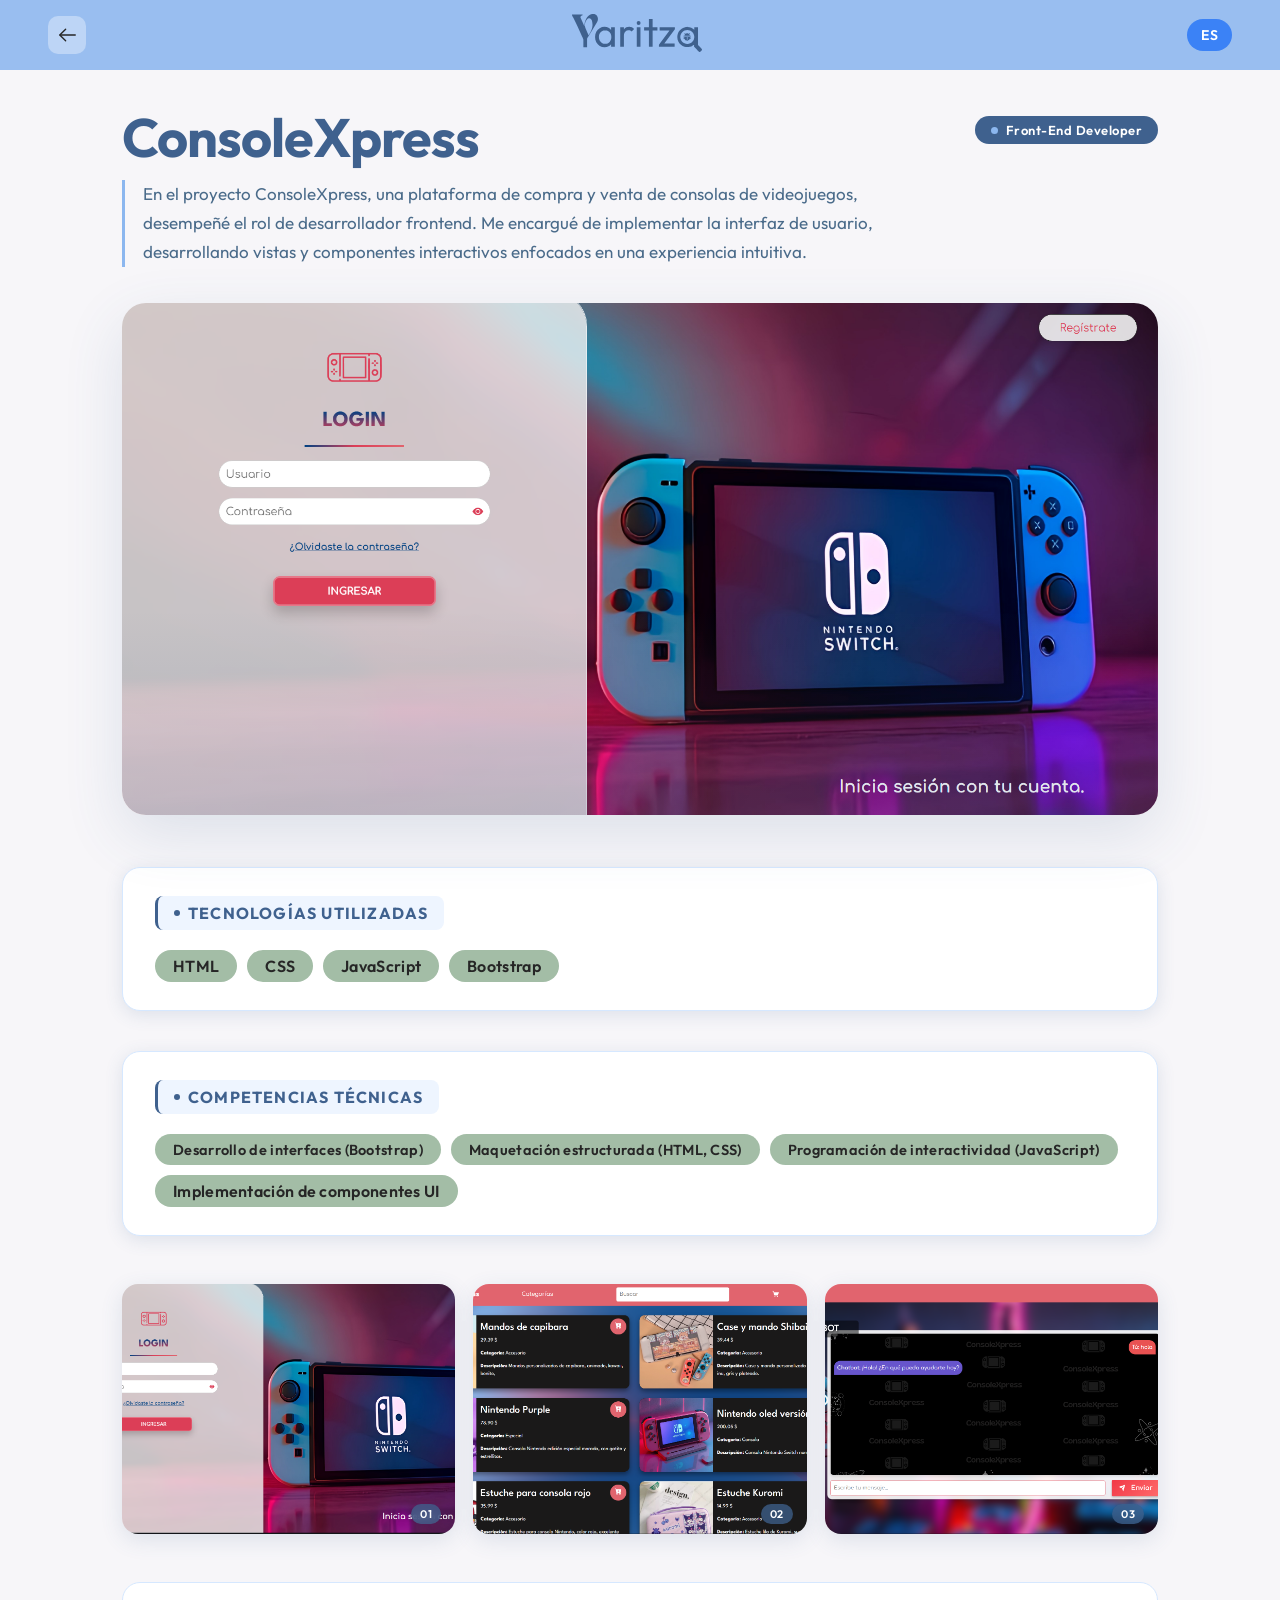
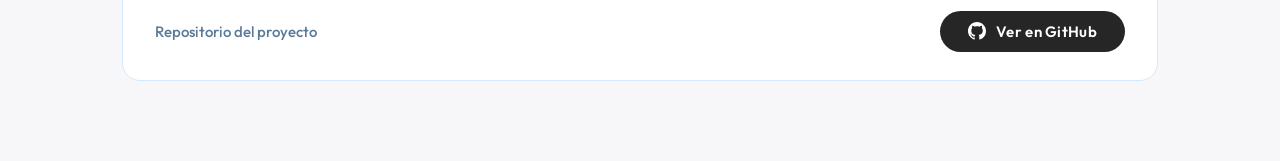
<file: proyectos/consolexpress/consolexpress.html>
<!doctype html>
<html lang="es">
  <head>
    <meta charset="UTF-8" />
    <meta name="viewport" content="width=device-width, initial-scale=1.0" />
    <title>ConsoleXpress</title>
    <link
      rel="website icon"
      href="../../imagenes/logo/logo-icon-verde.svg"
      type="image/png"
    />
    <link
      href="https://fonts.googleapis.com/css2?family=Outfit:wght@300;400;500;600;700&display=swap"
      rel="stylesheet"
    />
    <link rel="stylesheet" href="../../proyectos/proyecto-base.css" />
  </head>
  <body>
    <!-- ── NAV ── -->
    <header class="navegacion">
      <a
        href="../../index.html"
        class="btn-regresar"
        aria-label="Volver al inicio"
      >
        <svg
          xmlns="http://www.w3.org/2000/svg"
          viewBox="0 0 32 32"
          width="22px"
          fill="none"
        >
          <line
            stroke="#262626"
            stroke-width="2"
            stroke-linecap="round"
            x1="6"
            y1="16"
            x2="28"
            y2="16"
          />
          <polyline
            stroke="#262626"
            stroke-width="2"
            stroke-linecap="round"
            stroke-linejoin="round"
            points="14,24.5 5.5,16 14,7.5"
          />
        </svg>
      </a>

      <div class="logo">
        <img src="../../imagenes/logo/logo-yari-azul.svg" alt="Logo Yaritza" />
      </div>

      <a class="idioma" id="btnIdioma">ES</a>
    </header>

    <!-- ── MAIN ── -->
    <main class="contenedor-proyecto">
      <!-- HEADER -->
      <header class="proyecto-header">
        <h1 class="proyecto-titulo">ConsoleXpress</h1>
        <span
          class="proyecto-rol"
          data-es="Front-End Developer"
          data-en="Front-End Developer"
        >
          Front-End Developer
        </span>
      </header>

      <!-- DESCRIPCIÓN -->
      <span
        class="lbl-rol-desempeñado"
        data-es="En el proyecto ConsoleXpress, una plataforma de compra y venta de consolas de videojuegos, desempeñé el rol de desarrollador frontend. Me encargué de implementar la interfaz de usuario, desarrollando vistas y componentes interactivos enfocados en una experiencia intuitiva."
        data-en="In the ConsoleXpress project, a platform for buying and selling video game consoles, I worked as a frontend developer. I was responsible for implementing the user interface, developing views and interactive components focused on an intuitive user experience."
      >
        En el proyecto ConsoleXpress, una plataforma de compra y venta de
        consolas de videojuegos, desempeñé el rol de desarrollador frontend. Me
        encargué de implementar la interfaz de usuario, desarrollando vistas y
        componentes interactivos enfocados en una experiencia intuitiva.
      </span>

      

      <!-- BANNER PRINCIPAL -->
      <section class="banner-principal">
        <img
          src="../../proyectos/consolexpress/img-login.png"
          class="placeholder-img principal"
          alt="Pantalla principal ConsoleXpress"
        />
      </section>

      <!-- TECNOLOGÍAS -->
      <section class="info-seccion">
        <div
          class="etiqueta-azul"
          data-es="Tecnologías utilizadas"
          data-en="Technologies used"
        >
          Tecnologías utilizadas
        </div>
        <div class="tags-contenedor">
          <span class="tag-oliva">HTML</span>
          <span class="tag-oliva">CSS</span>
          <span class="tag-oliva">JavaScript</span>
          <span class="tag-oliva">Bootstrap</span>
        </div>
      </section>

      <!-- COMPETENCIAS TÉCNICAS -->
      <section class="info-seccion">
        <div
          class="etiqueta-azul"
          data-es="Competencias técnicas"
          data-en="Technical skills"
        >
          Competencias técnicas
        </div>
        <div class="tags-contenedor">
          <span
            class="tag-oliva"
            data-es="Desarrollo de interfaces (Bootstrap)"
            data-en="Interface development (Bootstrap)"
          >
            Desarrollo de interfaces (Bootstrap)
          </span>
          <span
            class="tag-oliva"
            data-es="Maquetación estructurada (HTML, CSS)"
            data-en="Structured layout (HTML, CSS)"
          >
            Maquetación estructurada (HTML, CSS)
          </span>
          <span
            class="tag-oliva"
            data-es="Programación de interactividad (JavaScript)"
            data-en="Interactive programming (JavaScript)"
          >
            Programación de interactividad (JavaScript)
          </span>
          <span
            class="tag-oliva"
            data-es="Implementación de componentes UI"
            data-en="UI component implementation"
          >
            Implementación de componentes UI
          </span>
        </div>
      </section>

      <!-- GALERÍA -->
      <section class="galeria-pruebas" aria-label="Galería de capturas">
        <div class="secundaria-wrap" data-num="01">
          <img
            src="../../proyectos/consolexpress/img-login.png"
            class="placeholder-img secundaria"
            alt="Login ConsoleXpress"
          />
        </div>
        <div class="secundaria-wrap" data-num="02">
          <img
            src="../../proyectos/consolexpress/img-pprincipal.png"
            class="placeholder-img secundaria"
            alt="Página principal"
          />
        </div>
        <div class="secundaria-wrap" data-num="03">
          <img
            src="../../proyectos/consolexpress/img-chatbot.png"
            class="placeholder-img secundaria"
            alt="Chatbot ConsoleXpress"
          />
        </div>
      </section>

      <!-- FOOTER -->
      <footer class="proyecto-footer">
        <span
          class="footer-txt"
          data-es="Repositorio del proyecto"
          data-en="Project repository"
        >
          Repositorio del proyecto
        </span>

        <div
          style="display: flex; gap: 14px; flex-wrap: wrap; align-items: center"
        >
          <a
            href="https://github.com/RachellRG29/PrograIII_2024_Semi/tree/ConsoleXpress_Tienda"
            target="_blank"
            class="btn-github"
            data-es="Ver en GitHub"
            data-en="View on GitHub"
          >
            Ver en GitHub
          </a>
        </div>
      </footer>
    </main>

    <script src="../../port-idioma.js"></script>
  </body>
</html>
</file>
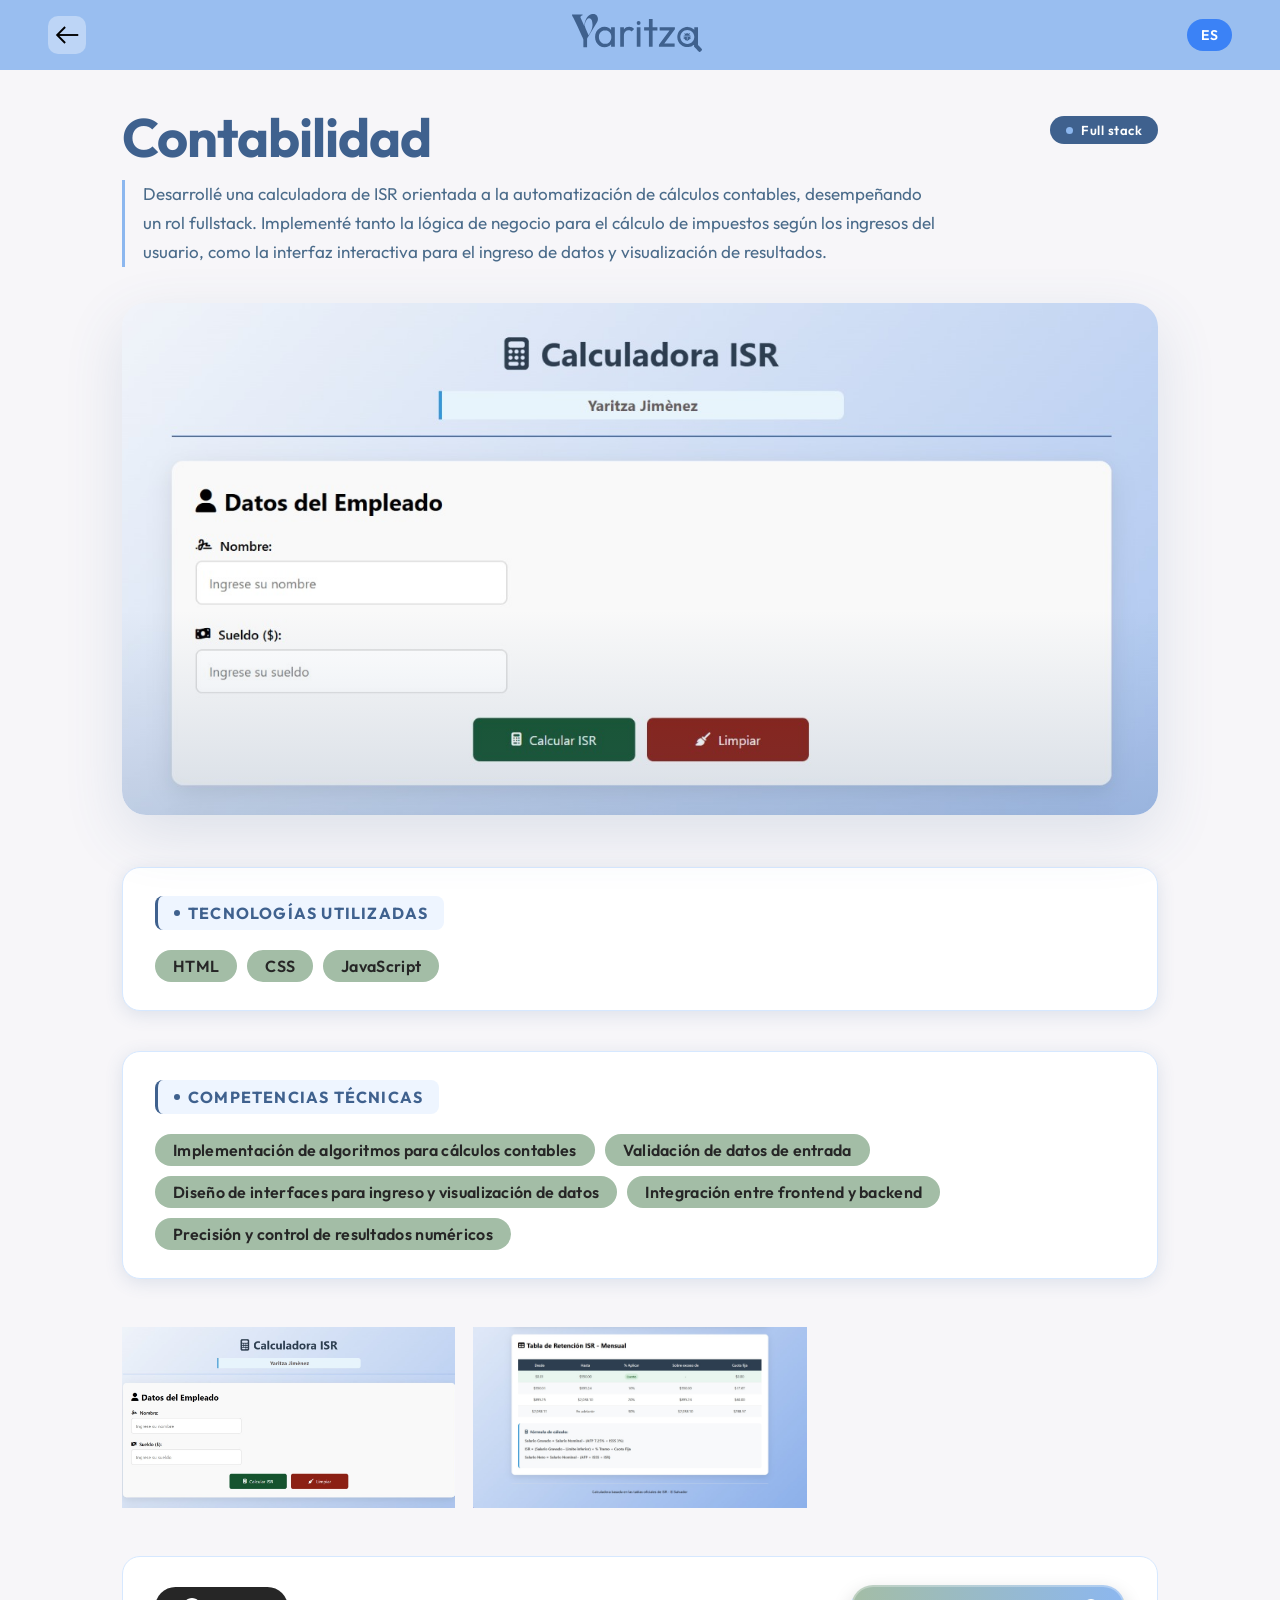
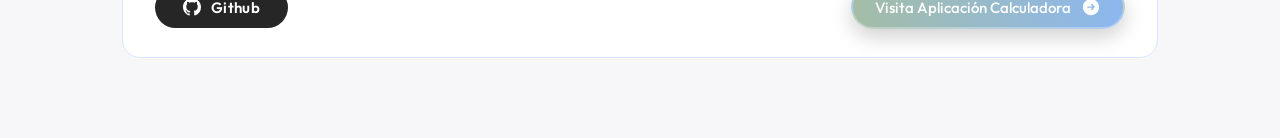
<file: proyectos/contabilidad/contabilidad.html>
<!doctype html>
<html lang="es">
  <head>
    <meta charset="UTF-8" />
    <meta name="viewport" content="width=device-width, initial-scale=1.0" />
    <title>Contabilidad</title>
    <link
      rel="website icon"
      href="/imagenes/logo/logo-icon-verde.svg"
      type="image/png"
    />
    <link
      href="https://fonts.googleapis.com/css2?family=Outfit:wght@300;400;500;600;700&display=swap"
      rel="stylesheet"
    />
    <link rel="stylesheet" href="../../proyectos/proyecto-base.css" />
  </head>
  <body>
    <header class="navegacion">
      <a href="../../index.html" class="btn-regresar">
        <svg
          xmlns="http://www.w3.org/2000/svg"
          viewBox="0 0 32 32"
          width="30px"
        >
          <line
            fill="none"
            stroke="#000000"
            stroke-width="2"
            x1="6"
            y1="16"
            x2="28"
            y2="16"
          />
          <polyline
            fill="none"
            stroke="#000000"
            stroke-width="2"
            points="14,24.5 5.5,16 14,7.5 "
          />
        </svg>
      </a>

      <div class="logo">
        <img src="../../imagenes/logo/logo-yari-azul.svg" alt="" />
      </div>

      <a class="idioma" id="btnIdioma">ES</a>
    </header>

    <main class="contenedor-proyecto">
      <header class="proyecto-header">
        <h1 class="proyecto-titulo" data-es="Contabilidad" data-en="Accounting"></h1>

        <span class="proyecto-rol" data-es="Full stack" data-en="Full stack">
          Full stack
        </span>
      </header>

      <span
        class="lbl-rol-desempeñado"
        data-es="Desarrollé una calculadora de ISR orientada a la automatización de cálculos contables, desempeñando un rol fullstack. Implementé tanto la lógica de negocio para el cálculo de impuestos según los ingresos del usuario, como la interfaz interactiva para el ingreso de datos y visualización de resultados."
        data-en="I developed an income tax calculator focused on automating accounting calculations, working in a full stack role. I implemented both the business logic for tax calculation based on user income and the interactive interface for data input and result visualization."
      >
      </span>


      <section class="banner-principal">
        <img
          src="../../proyectos/contabilidad/img-calculadora.jpeg"
          class="placeholder-img principal"
        />
      </section>

      <section class="info-seccion">
        <div
          class="etiqueta-azul"
          data-es="Tecnologías utilizadas"
          data-en="Technologies used"
        >
          Tecnologías utilizadas
        </div>

        <div class="tags-contenedor">
          <span class="tag-oliva">HTML</span>
          <span class="tag-oliva">CSS</span>
          <span class="tag-oliva">JavaScript</span>
        </div>
      </section>

      <section class="info-seccion">
        <div
          class="etiqueta-azul"
          data-es="Competencias técnicas"
          data-en="Technical skills"
        >
          Competencias técnicas
        </div>

        <div class="tags-contenedor">
          <span
            class="tag-oliva"
            data-es="Implementación de algoritmos para cálculos contables"
            data-en="Implementation of algorithms for accounting calculations"
          >
            Implementación de algoritmos para cálculos contables
          </span>

          <span
            class="tag-oliva"
            data-es="Validación de datos de entrada"
            data-en="Input data validation"
          >
            Validación de datos de entrada
          </span>

          <span
            class="tag-oliva"
            data-es="Diseño de interfaces para ingreso y visualización de datos"
            data-en="Interface design for data input and visualization"
          >
            Diseño de interfaces para ingreso y visualización de datos
          </span>

          <span
            class="tag-oliva"
            data-es="Integración entre frontend y backend"
            data-en="Frontend and backend integration"
          >
            Integración entre frontend y backend
          </span>

          <span
            class="tag-oliva"
            data-es="Precisión y control de resultados numéricos"
            data-en="Accuracy and control of numerical results"
          >
            Precisión y control de resultados numéricos
          </span>
        </div>
      </section>

      <section class="galeria-pruebas">
        <img
          src="../../proyectos/contabilidad/img-calculadora.jpeg"
          class="placeholder-img secundaria"
        />
        <img
          src="../../proyectos/contabilidad/img-calculadora2.jpeg"
          class="placeholder-img secundaria"
        />
      </section>

      <footer class="proyecto-footer">
        <a
          href="https://github.com/YaritzaEscobar/CE-Calculadora"
          target="_blank"
          class="btn-github"
          data-es="Github"
          data-en="Github"
        >
          Github
        </a>

        <a
          href="https://yaritzaescobar.github.io/CE-Calculadora/"
          class="btn-boton-proyecto"
          data-es='Visita Aplicación Calculadora
          <svg fill="currentColor" viewBox="0 0 24 24" class="icon">
            <path
              clip-rule="evenodd"
              d="M12 2.25c-5.385 0-9.75 4.365-9.75 9.75s4.365 9.75 9.75 9.75 9.75-4.365 9.75-9.75S17.385 2.25 12 2.25zm4.28 10.28a.75.75 0 000-1.06l-3-3a.75.75 0 10-1.06 1.06l1.72 1.72H8.25a.75.75 0 000 1.5h5.69l-1.72 1.72a.75.75 0 101.06 1.06l3-3z"
              fill-rule="evenodd"
            ></path>
          </svg>'
          data-en='Visit Calculator App
          <svg fill="currentColor" viewBox="0 0 24 24" class="icon">
            <path
              clip-rule="evenodd"
              d="M12 2.25c-5.385 0-9.75 4.365-9.75 9.75s4.365 9.75 9.75 9.75 9.75-4.365 9.75-9.75S17.385 2.25 12 2.25zm4.28 10.28a.75.75 0 000-1.06l-3-3a.75.75 0 10-1.06 1.06l1.72 1.72H8.25a.75.75 0 000 1.5h5.69l-1.72 1.72a.75.75 0 101.06 1.06l3-3z"
              fill-rule="evenodd"
            ></path>
          </svg>'
        >
          
        </a>
      </footer>
    </main>

    <script src="../../port-idioma.js"></script>
  </body>
</html>
</file>
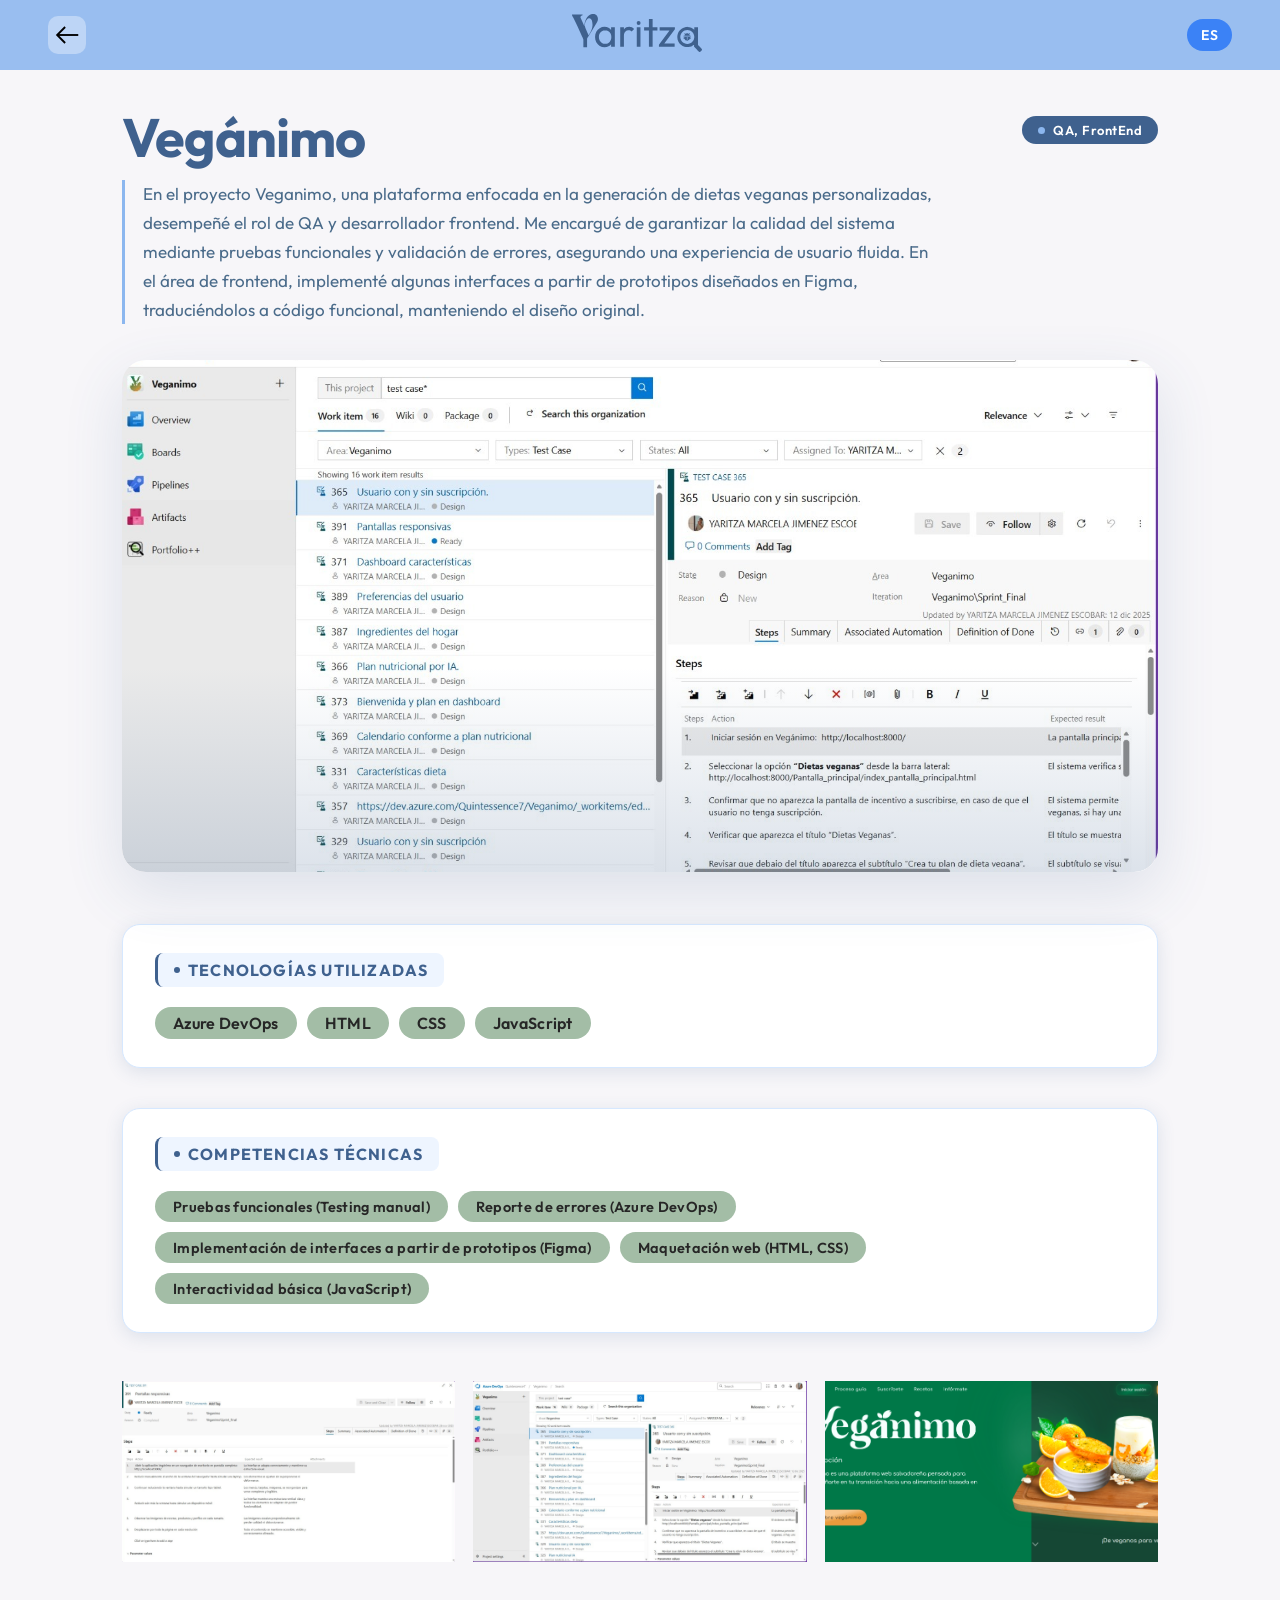
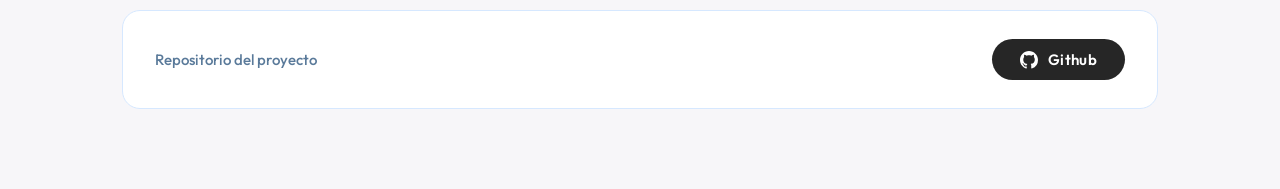
<file: proyectos/veganimo/veganimo.html>
<!doctype html>
<html lang="es">
  <head>
    <meta charset="UTF-8" />
    <meta name="viewport" content="width=device-width, initial-scale=1.0" />
    <title>Vegánimo</title>
    <link
      rel="website icon"
      href="/imagenes/logo/logo-icon-verde.svg"
      type="image/png"
    />
    <link
      href="https://fonts.googleapis.com/css2?family=Outfit:wght@300;400;500;600;700&display=swap"
      rel="stylesheet"
    />
    <link rel="stylesheet" href="../../proyectos/proyecto-base.css" />
  </head>
  <body>
    <header class="navegacion">
      <a href="../../index.html" class="btn-regresar">
        <svg
          version="1.1"
          xmlns="http://www.w3.org/2000/svg"
          viewBox="0 0 32 32"
          width="30px"
        >
          <line
            fill="none"
            stroke="#000000"
            stroke-width="2"
            x1="6"
            y1="16"
            x2="28"
            y2="16"
          />
          <polyline
            fill="none"
            stroke="#000000"
            stroke-width="2"
            points="14,24.5 5.5,16 14,7.5 "
          />
        </svg>
      </a>

      <div class="logo">
        <img src="../../imagenes/logo/logo-yari-azul.svg" alt="" />
      </div>

      <a class="idioma" id="btnIdioma">ES</a>
    </header>

    <main class="contenedor-proyecto">
      <header class="proyecto-header">
        <h1 class="proyecto-titulo">Vegánimo</h1>

        <span
          class="proyecto-rol"
          data-es="QA, FrontEnd"
          data-en="QA, FrontEnd"
        >
          QA, FrontEnd
        </span>
      </header>

      <span
        class="lbl-rol-desempeñado"
        data-es="En el proyecto Veganimo, una plataforma enfocada en la generación de dietas veganas personalizadas, desempeñé el rol de QA y desarrollador frontend. Me encargué de garantizar la calidad del sistema mediante pruebas funcionales y validación de errores, asegurando una experiencia de usuario fluida. En el área de frontend, implementé algunas interfaces a partir de prototipos diseñados en Figma, traduciéndolos a código funcional, manteniendo el diseño original."
        data-en="In the Veganimo project, a platform focused on generating personalized vegan diets, I worked as a QA and frontend developer. I was responsible for ensuring system quality through functional testing and bug validation, guaranteeing a smooth user experience. On the frontend side, I implemented interfaces based on Figma prototypes, translating them into functional code while maintaining the original design."
      >
      </span>


      <section class="banner-principal">
        <img
          src="../../proyectos/veganimo/azure-veganimo-captura.jpg"
          class="placeholder-img principal"
        />
      </section>

      <section class="info-seccion">
        <div
          class="etiqueta-azul"
          data-es="Tecnologías utilizadas"
          data-en="Technologies used"
        >
          Tecnologías utilizadas
        </div>

        <div class="tags-contenedor">
          <span class="tag-oliva">Azure DevOps</span>
          <span class="tag-oliva">HTML</span>
          <span class="tag-oliva">CSS</span>
          <span class="tag-oliva">JavaScript</span>
        </div>
      </section>

      <section class="info-seccion">
        <div
          class="etiqueta-azul"
          data-es="Competencias técnicas"
          data-en="Technical skills"
        >
          Competencias técnicas
        </div>

        <div class="tags-contenedor">
          <span
            class="tag-oliva"
            data-es="Pruebas funcionales (Testing manual)"
            data-en="Functional testing (Manual testing)"
          >
            Pruebas funcionales (Testing manual)
          </span>

          <span
            class="tag-oliva"
            data-es="Reporte de errores (Azure DevOps)"
            data-en="Bug reporting (Azure DevOps)"
          >
            Reporte de errores (Azure DevOps)
          </span>

          <span
            class="tag-oliva"
            data-es="Implementación de interfaces a partir de prototipos (Figma)"
            data-en="Interface implementation from prototypes (Figma)"
          >
            Implementación de interfaces a partir de prototipos (Figma)
          </span>

          <span
            class="tag-oliva"
            data-es="Maquetación web (HTML, CSS)"
            data-en="Web layout (HTML, CSS)"
          >
            Maquetación web (HTML, CSS)
          </span>

          <span
            class="tag-oliva"
            data-es="Interactividad básica (JavaScript)"
            data-en="Basic interactivity (JavaScript)"
          >
            Interactividad básica (JavaScript)
          </span>
        </div>
      </section>

      <section class="galeria-pruebas">
        <img
          src="../../proyectos/veganimo/azure-pantallas-resp-evidencia.jpg"
          class="placeholder-img secundaria"
        />
        <img
          src="../../proyectos/veganimo/azure-veganimo-captura.jpg"
          class="placeholder-img secundaria"
        />
        <img
          src="../../proyectos/veganimo/img-veganimo.png"
          class="placeholder-img secundaria"
        />
      </section>

      <footer class="proyecto-footer">
        <span
          class="footer-txt"
          data-es="Repositorio del proyecto"
          data-en="Project repository"
        >
          Repositorio del proyecto
        </span>
        <a
          href="https://github.com/RachellRG29/Veganimo_2025"
          target="_blank"
          class="btn-github"
          data-es="Github"
          data-en="Github"
        >
          Github
        </a>
      </footer>
    </main>

    <script src="../../port-idioma.js"></script>
  </body>
</html>
</file>
<file: proyectos/proyecto-base.css>
@import url("https://fonts.googleapis.com/css2?family=Outfit:wght@300;400;500;600;700&display=swap");

/* ── VARIABLES ── */
:root {
  --blanco: #f7f6f9;
  --negro: #262626;
  --azul_oscuro: #3f618e;
  --azul_cielo: #8cb7ef;
  --oliva: #a3bda6;

  /* extras de apoyo */
  --azul_medio: #5d8ab8;
  --azul_claro_bg: #eef5ff;
  --borde: #d6e8ff;
  --texto_suave: #5a7a9a;
  --sombra: rgba(63, 97, 142, 0.14);
}

/* ── RESET ── */
*,
*::before,
*::after {
  margin: 0;
  padding: 0;
  box-sizing: border-box;
}

body {
  background-color: var(--blanco);
  font-family: "Outfit", sans-serif;
  color: var(--negro);
}

/* ════════════════════════════════════
   NAV
════════════════════════════════════ */
.navegacion {
  display: flex;
  justify-content: space-between;
  align-items: center;
  padding: 14px 48px;
  background: #99bef0;
  font-size: 16px;
  position: fixed;
  top: 0;
  left: 0;
  width: 100%;
  z-index: 1000;
  box-sizing: border-box;
  backdrop-filter: blur(8px);
}

.logo {
  width: 130px;
  height: auto;
  display: block;
}

.idioma {
  font-weight: 600;
  cursor: pointer;
  padding: 7px 14px;
  border-radius: 20px;
  background: #3b82f6;
  color: #fff;
  transition:
    background 0.2s,
    color 0.2s;
  font-size: 14px;
  letter-spacing: 0.5px;
}
.idioma:hover {
  background: #5f9cff;
  color: #fff;
}
.idioma:active {
  background: #286ad3;
  color: #fff;
}

.btn-regresar {
  display: flex;
  align-items: center;
  justify-content: center;
  width: 38px;
  height: 38px;
  background: rgba(255, 255, 255, 0.35);
  border-radius: 10px;
  text-decoration: none;
  transition:
    background 0.2s,
    transform 0.2s;
}
.btn-regresar:hover {
  background: rgba(255, 255, 255, 0.6);
  transform: translateX(-3px);
}
.btn-regresar svg {
  display: block;
}

/* ════════════════════════════════════
   CONTENEDOR PRINCIPAL
════════════════════════════════════ */
.contenedor-proyecto {
  max-width: 1100px;
  margin: 0 auto;
  padding: 110px 32px 80px;
}

/* ════════════════════════════════════
   HEADER DEL PROYECTO
════════════════════════════════════ */
.proyecto-header {
  display: flex;
  justify-content: space-between;
  align-items: flex-start;
  margin-bottom: 16px;
  gap: 20px;
  flex-wrap: wrap;
}

.proyecto-titulo {
  font-size: clamp(32px, 5vw, 54px);
  font-weight: 700;
  color: var(--azul_oscuro);
  line-height: 1;
  letter-spacing: -1px;
}

/* Chip de rol */
.proyecto-rol {
  display: inline-flex;
  align-items: center;
  gap: 8px;
  background: var(--azul_oscuro);
  color: #fff;
  font-weight: 600;
  font-size: 13px;
  padding: 6px 16px;
  border-radius: 30px;
  letter-spacing: 0.5px;
  white-space: nowrap;
  margin-top: 6px;
}
.proyecto-rol::before {
  content: "";
  width: 7px;
  height: 7px;
  border-radius: 50%;
  background: var(--azul_cielo);
  flex-shrink: 0;
}

/* Descripción */
.lbl-rol-desempeñado {
  font-size: clamp(15px, 1.5vw, 17px);
  font-weight: 400;
  line-height: 1.7;
  color: #4a6b8a;
  margin-bottom: 36px;
  max-width: 820px;
  display: block;
  border-left: 3px solid var(--azul_cielo);
  padding-left: 18px;
}

/* ════════════════════════════════════
   BANNER PRINCIPAL
════════════════════════════════════ */
.banner-principal {
  width: 100%;
  height: clamp(260px, 40vw, 520px);
  margin-bottom: 52px;
  border-radius: 24px;
  overflow: hidden;
  position: relative;
  box-shadow: 0 20px 60px var(--sombra);
}
.principal {
  width: 100%;
  height: 100%;
  object-fit: cover;
  display: block;
  transition: transform 0.5s ease;
}
.banner-principal:hover .principal {
  transform: scale(1.03);
}

/* Overlay sutil en el banner */
.banner-principal::after {
  content: "";
  position: absolute;
  inset: 0;
  background: linear-gradient(
    180deg,
    transparent 60%,
    rgba(63, 97, 142, 0.18) 100%
  );
  pointer-events: none;
  border-radius: 24px;
}

/* ════════════════════════════════════
   SECCIONES DE INFO (etiquetas + tags)
════════════════════════════════════ */
.info-seccion {
  margin-bottom: 40px;
  background: #fff;
  border-radius: 18px;
  border: 1.5px solid var(--borde);
  padding: 28px 32px;
  box-shadow: 0 4px 18px var(--sombra);
}

/* Label de sección tipo pastilla */
.etiqueta-azul {
  display: inline-flex;
  align-items: center;
  gap: 8px;
  background: var(--azul_claro_bg);
  color: var(--azul_oscuro);
  font-weight: 700;

  font-size: clamp(14px, 1.5vw, 16px);
  letter-spacing: 1.2px;
  text-transform: uppercase;
  padding: 7px 16px;
  border-radius: 8px;
  margin-bottom: 20px;
  border-left: 3px solid var(--azul_oscuro);
}
.etiqueta-azul::before {
  content: "";
  width: 6px;
  height: 6px;
  border-radius: 50%;
  background: var(--azul_oscuro);
  flex-shrink: 0;
}

.tags-contenedor {
  display: flex;
  gap: 10px;
  flex-wrap: wrap;
  padding-left: 0;
}

.tag-oliva {
  background: var(--oliva);
  color: var(--negro);
  padding: 6px 18px;
  border-radius: 30px;
  font-weight: 600;
  font-size: clamp(14px, 1.5vw, 16px);
  letter-spacing: 0.3px;
  transition:
    background 0.2s,
    transform 0.15s;
  cursor: default;
}
.tag-oliva:hover {
  background: #8aaa8d;
  transform: translateY(-2px);
}

/* Tags técnicos (más largos) */
.tag-oliva[data-es*="("] {
  font-size: clamp(13.5px, 1.5vw, 14.5px);
}

/* ════════════════════════════════════
   GALERÍA DE PRUEBAS
════════════════════════════════════ */
.galeria-pruebas {
  display: grid;
  grid-template-columns: repeat(3, 1fr);
  gap: 18px;
  margin: 48px 0;
}

.galeria-pruebas .secundaria-wrap {
  border-radius: 16px;
  overflow: hidden;
  aspect-ratio: 4/3;
  position: relative;
  box-shadow: 0 6px 22px var(--sombra);
  transition:
    transform 0.3s ease,
    box-shadow 0.3s ease;
  cursor: pointer;
}
.galeria-pruebas .secundaria-wrap:hover {
  transform: translateY(-6px);
  box-shadow: 0 16px 40px rgba(63, 97, 142, 0.22);
}

.secundaria {
  width: 100%;
  height: 100%;
  object-fit: cover;
  display: block;
  transition: transform 0.4s ease;
}
.galeria-pruebas .secundaria-wrap:hover .secundaria {
  transform: scale(1.06);
}

/* Número de imagen */
.galeria-pruebas .secundaria-wrap::after {
  content: attr(data-num);
  position: absolute;
  bottom: 10px;
  right: 14px;
  background: rgba(63, 97, 142, 0.75);
  color: #fff;
  font-size: 11px;
  font-weight: 600;
  padding: 3px 9px;
  border-radius: 20px;
  letter-spacing: 0.5px;
  backdrop-filter: blur(4px);
}

/* ════════════════════════════════════
   FOOTER / BOTONES
════════════════════════════════════ */
.proyecto-footer {
  margin-top: 48px;
  display: flex;
  justify-content: space-between;
  align-items: center;
  flex-wrap: wrap;
  gap: 16px;
  padding: 28px 32px;
  background: #fff;
  border-radius: 18px;
  border: 1.5px solid var(--borde);
}

.footer-txt {
  font-size: clamp(14px, 1.5vw, 15px);
  color: var(--texto_suave);
  font-weight: 500;
}

/* Botón GitHub */
.btn-github {
  display: inline-flex;
  align-items: center;
  gap: 10px;
  padding: 11px 28px;
  border-radius: 30px;
  background: var(--negro);
  color: white;
  text-decoration: none;
  font-weight: 600;
  font-size: 15px;
  letter-spacing: 0.3px;
  transition:
    opacity 0.2s,
    transform 0.2s;
}
.btn-github::before {
  content: "";
  width: 18px;
  height: 18px;
  background: url("data:image/svg+xml,%3Csvg viewBox='0 0 16 16' fill='white' xmlns='http://www.w3.org/2000/svg'%3E%3Cpath fill-rule='evenodd' d='M8 0C3.58 0 0 3.58 0 8c0 3.54 2.29 6.53 5.47 7.59.4.07.55-.17.55-.38 0-.19-.01-.82-.01-1.49-2.01.37-2.53-.49-2.69-.94-.09-.23-.48-.94-.82-1.13-.28-.15-.68-.52-.01-.53.63-.01 1.08.58 1.23.82.72 1.21 1.87.87 2.33.66.07-.52.28-.87.51-1.07-1.78-.2-3.64-.89-3.64-3.95 0-.87.31-1.59.82-2.15-.08-.2-.36-1.02.08-2.12 0 0 .67-.21 2.2.82.64-.18 1.32-.27 2-.27.68 0 1.36.09 2 .27 1.53-1.04 2.2-.82 2.2-.82.44 1.1.16 1.92.08 2.12.51.56.82 1.27.82 2.15 0 3.07-1.87 3.75-3.65 3.95.29.25.54.73.54 1.48 0 1.07-.01 1.93-.01 2.2 0 .21.15.46.55.38A8.013 8.013 0 0016 8c0-4.42-3.58-8-8-8z'/%3E%3C/svg%3E")
    no-repeat center/contain;
  flex-shrink: 0;
}
.btn-github:hover {
  opacity: 0.82;
  transform: translateY(-2px);
}

/* Botón con gradiente animado (shimmer) */
.btn-boton-proyecto {
  position: relative;
  transition: all 0.3s ease-in-out;
  box-shadow: 0 8px 20px rgba(0, 0, 0, 0.18);
  padding: 10px 22px;
  background: linear-gradient(to right, var(--oliva), var(--azul_cielo));
  border-radius: 9999px;
  display: inline-flex;
  align-items: center;
  justify-content: center;
  cursor: pointer;
  color: #fff;
  gap: 10px;
  font-weight: 500;
  font-size: 15px;
  border: 2.5px solid rgba(255, 255, 255, 0.3);
  text-decoration: none;
  outline: none;
  overflow: hidden;
  white-space: nowrap;
}
.btn-boton-proyecto .icon {
  width: 20px;
  height: 20px;
  transition: transform 0.3s ease;
  flex-shrink: 0;
}
.btn-boton-proyecto:hover {
  transform: scale(1.05);
  border-color: rgba(255, 255, 255, 0.6);
}
.btn-boton-proyecto:hover .icon {
  transform: translateX(4px);
}
.btn-boton-proyecto:hover::before {
  animation: shine 1.5s ease-out infinite;
}
.btn-boton-proyecto::before {
  content: "";
  position: absolute;
  width: 80px;
  height: 100%;
  background: linear-gradient(
    120deg,
    rgba(255, 255, 255, 0) 30%,
    rgba(255, 255, 255, 0.75),
    rgba(255, 255, 255, 0) 70%
  );
  top: 0;
  left: -100px;
  opacity: 0.6;
}

@keyframes shine {
  0% {
    left: -100px;
  }
  60% {
    left: 100%;
  }
  100% {
    left: 100%;
  }
}

/* ════════════════════════════════════
   SECCIÓN QA DESTACADA (nueva)
════════════════════════════════════ */
.qa-highlights {
  display: grid;
  grid-template-columns: repeat(3, 1fr);
  gap: 16px;
  margin-bottom: 40px;
}
.qa-card {
  background: #fff;
  border-radius: 16px;
  border: 1.5px solid var(--borde);
  padding: 10px 22px;
  display: flex;
  flex-direction: column;
  gap: 8px;
  box-shadow: 0 4px 14px var(--sombra);
  transition:
    transform 0.25s ease,
    box-shadow 0.25s ease;
}

.qa-header {
  display: flex;
  justify-content: space-between;
  text-align: center;
}
.qa-card:hover {
  transform: translateY(-4px);
  box-shadow: 0 12px 32px rgba(63, 97, 142, 0.18);
}
.qa-card-icon {
  width: 40px;
  height: 40px;
  border-radius: 12px;
  background: var(--azul_claro_bg);
  display: flex;
  align-items: center;
  justify-content: center;
  flex-shrink: 0;
}
.qa-card-icon svg {
  width: 20px;
  height: 20px;
  stroke: var(--azul_oscuro);
}
.qa-card-label {
  font-size: 14px;
  font-weight: 700;
  letter-spacing: 1.2px;
  text-transform: uppercase;
  color: #637a65;
}
.qa-card-value {
  font-size: 18px;
  font-weight: 600;
  color: var(--negro);
  line-height: 1.3;
}

/* ════════════════════════════════════
   RESPONSIVE
════════════════════════════════════ */
@media (max-width: 900px) {
  .galeria-pruebas {
    grid-template-columns: repeat(2, 1fr);
  }
  .qa-highlights {
    grid-template-columns: repeat(2, 1fr);
  }
}

@media (max-width: 768px) {
  .navegacion {
    padding: 12px 20px;
  }
  .logo {
    width: 110px;
  }
  .contenedor-proyecto {
    padding: 90px 20px 60px;
  }
  .proyecto-header {
    flex-direction: column;
    align-items: flex-start;
    gap: 10px;
  }
  .info-seccion {
    padding: 22px 20px;
  }
  .proyecto-footer {
    padding: 22px 20px;
  }
}

@media (max-width: 560px) {
  .galeria-pruebas {
    grid-template-columns: 1fr;
  }
  .qa-highlights {
    grid-template-columns: 1fr;
  }
  .banner-principal {
    height: clamp(200px, 55vw, 320px);
  }
  .tags-contenedor {
    gap: 8px;
  }
  .tag-oliva {
    font-size: 12px;
    padding: 5px 14px;
  }
  .proyecto-footer {
    flex-direction: column;
    align-items: flex-start;
  }
}
</file>
